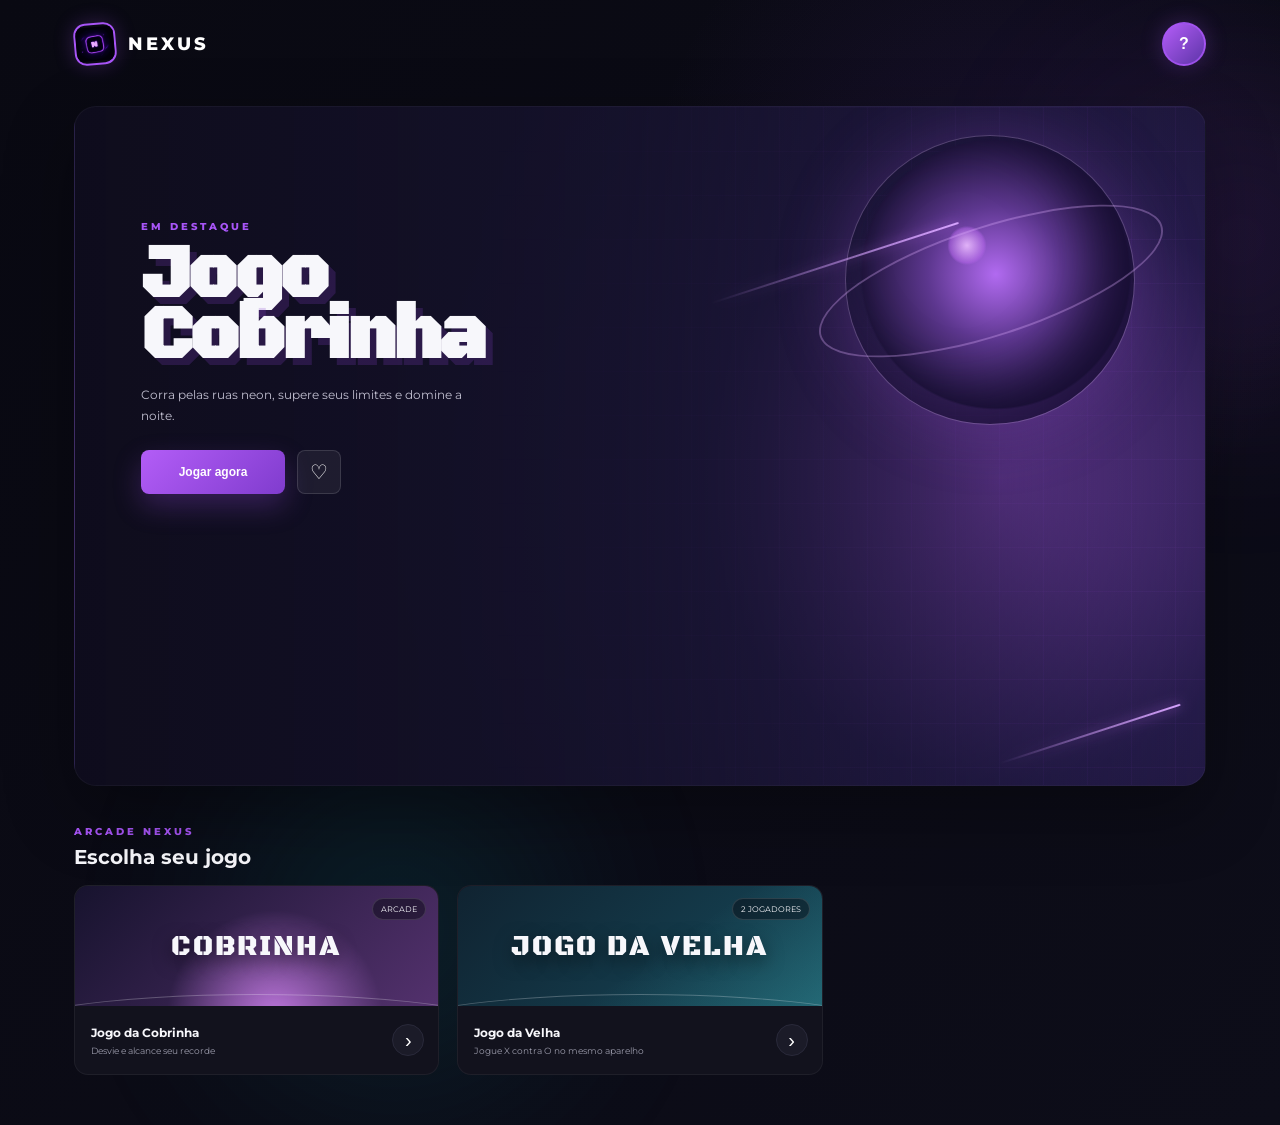
<file: index.html>
<!DOCTYPE html>
<html lang="pt-BR">
<head>
    <meta charset="UTF-8">
    <meta name="viewport" content="width=device-width, initial-scale=1.0">
    <title>Nexus Gaming</title>
    <link rel="stylesheet" href="estilo.css">
    <script src="script.js" defer></script>
    <script src="perfil.js" defer></script>
    <link rel="icon" href="animacao.gif" type="image/gif">
</head>
<body>
    <div class="glow glow-one"></div>
    <div class="glow glow-two"></div>

    <header class="navbar">
        <a class="brand" href="index.html" aria-label="Nexus Gaming">
            <img class="brand-mark" src="animacao.gif" alt="Icone animado da NEXUS">
            <span>NEXUS</span>
        </a>
        <div class="profile-menu" id="profile-menu">
            <button class="profile-button" id="profile-button" type="button" aria-expanded="false" aria-label="Abrir perfil">
                <span id="profile-initial">?</span>
            </button>
            <div class="profile-dropdown" id="profile-dropdown" hidden>
                <strong id="profile-name">Visitante</strong>
                <span id="profile-nickname">Entre para jogar</span>
                <button type="button" id="profile-action">Entrar</button>
            </div>
        </div>
    </header>

    <main>
        <section class="hero" id="inicio">
            <div class="hero-content">
                <span class="eyebrow">EM DESTAQUE</span>
                <h1>Jogo<br>Cobrinha</h1>
                <p>Corra pelas ruas neon, supere seus limites e domine a noite.</p>
                <div class="hero-actions">
                    <button class="primary-button" type="button" data-play="Cyber Rush" data-game="cobrinha.html">Jogar agora</button>
                    <button class="secondary-button favorite-button" type="button" aria-label="Adicionar Cyber Rush aos favoritos" aria-pressed="false">♡</button>
                </div>
            </div>
            <div class="hero-art" aria-hidden="true">
                <div class="speed-line line-one"></div>
                <div class="speed-line line-two"></div>
                <div class="cyber-sphere">
                    <div class="sphere-ring"></div>
                </div>
            </div>
        </section>

        <section class="games-section" aria-labelledby="games-title">
            <div class="section-heading">
                <div>
                    <span class="eyebrow">ARCADE NEXUS</span>
                    <h2 id="games-title">Escolha seu jogo</h2>
                </div>
            </div>
            <div class="game-grid">
                <article class="game-card card-purple">
                    <div class="card-art">
                        <span class="game-tag">Arcade</span>
                        <span class="game-logo">COBRINHA</span>
                    </div>
                    <div class="card-info">
                        <div>
                            <h3>Jogo da Cobrinha</h3>
                            <p>Desvie e alcance seu recorde</p>
                        </div>
                        <button type="button" data-play="Cobrinha" data-game="cobrinha.html" aria-label="Jogar Cobrinha">›</button>
                    </div>
                </article>
                <article class="game-card card-cyan">
                    <div class="card-art">
                        <span class="game-tag">2 jogadores</span>
                        <span class="game-logo">JOGO DA VELHA</span>
                    </div>
                    <div class="card-info">
                        <div>
                            <h3>Jogo da Velha</h3>
                            <p>Jogue X contra O no mesmo aparelho</p>
                        </div>
                        <button type="button" data-play="Jogo da Velha" data-game="velha.html" aria-label="Jogar Jogo da Velha">›</button>
                    </div>
                </article>
            </div>
        </section>
    </main>

</body>
</html>
</file>
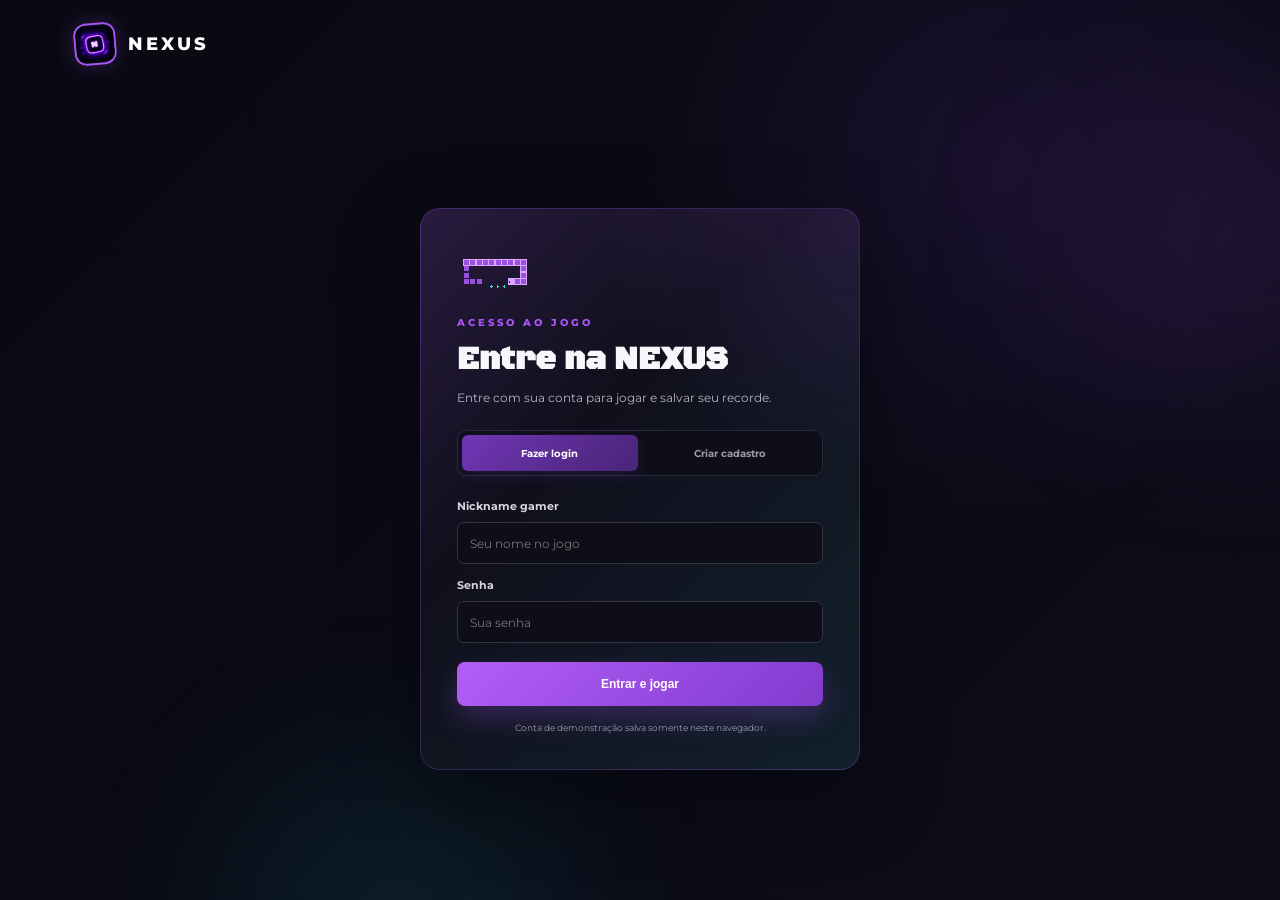
<file: cadastro.html>
<!DOCTYPE html>
<html lang="pt-BR">
<head>
    <meta charset="UTF-8">
    <meta name="viewport" content="width=device-width, initial-scale=1.0">
    <title>Cadastro | NEXUS</title>
    <link rel="stylesheet" href="estilo.css">
    <script src="cadastro.js" defer></script>
    <link rel="icon" href="animacao.gif" type="image/gif">
</head>
<body class="registration-page">
    <div class="glow glow-one"></div>
    <div class="glow glow-two"></div>

    <header class="navbar">
        <a class="brand" href="index.html" aria-label="Voltar ao inicio dos jogos">
            <img class="brand-mark" src="animacao.gif" alt="Icone animado da NEXUS">
            <span>NEXUS</span>
        </a>
        
    </header>

    <main class="registration-main">
        <section class="registration-card">
            <img class="registration-snake" src="snake-animation.gif" alt="Cobrinha neon animada">
            <span class="eyebrow">ACESSO AO JOGO</span>
            <h1 id="auth-title">Entre na NEXUS</h1>
            <p class="registration-intro" id="auth-description">Entre com sua conta para jogar e salvar seu recorde.</p>

            <div class="auth-tabs" role="tablist" aria-label="Acesso à conta">
                <button class="auth-tab active" id="login-tab" type="button" role="tab" aria-selected="true" aria-controls="login-panel">Fazer login</button>
                <button class="auth-tab" id="register-tab" type="button" role="tab" aria-selected="false" aria-controls="register-panel">Criar cadastro</button>
            </div>

            <section class="auth-panel" id="login-panel" role="tabpanel" aria-labelledby="login-tab">
                <form class="registration-form" id="login-form">
                    <label for="login-nickname">Nickname gamer</label>
                    <input id="login-nickname" name="nickname" type="text" maxlength="20" autocomplete="username" placeholder="Seu nome no jogo" required>
                    <label for="login-password">Senha</label>
                    <input id="login-password" name="password" type="password" autocomplete="current-password" placeholder="Sua senha" required>
                    <button class="primary-button dialog-confirm" type="submit">Entrar e jogar</button>
                </form>
            </section>

            <section class="auth-panel" id="register-panel" role="tabpanel" aria-labelledby="register-tab" hidden>
                <form class="registration-form" id="register-form">
                    <label for="player-name">Seu nome</label>
                    <input id="player-name" name="name" type="text" maxlength="40" autocomplete="name" placeholder="Como podemos te chamar?" required>
                    <label for="player-nickname">Nickname gamer</label>
                    <input id="player-nickname" name="nickname" type="text" maxlength="20" autocomplete="username" placeholder="Crie seu nome no jogo" required>
                    <label for="register-password">Crie uma senha</label>
                    <input id="register-password" name="password" type="password" minlength="6" autocomplete="new-password" placeholder="Pelo menos 6 caracteres" required>
                    <button class="primary-button dialog-confirm" type="submit">Criar conta e jogar</button>
                </form>
            </section>

            <p class="registration-error" id="auth-error" role="alert" hidden></p>
            <p class="registration-note">Conta de demonstração salva somente neste navegador.</p>
        </section>
    </main>
</body>
</html>
</file>
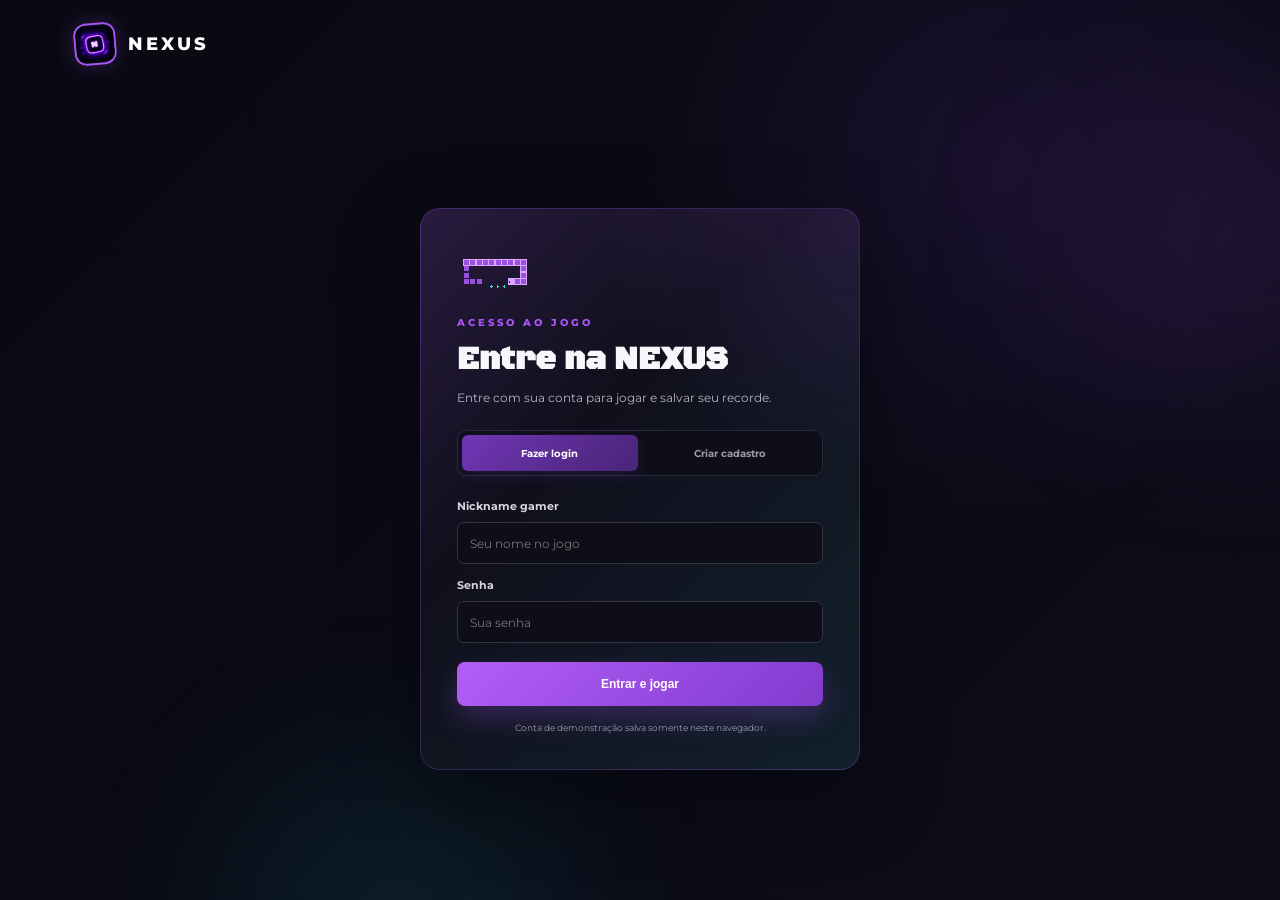
<file: cobrinha.html>
<!DOCTYPE html>
<html lang="pt-BR">
<head>
    <meta charset="UTF-8">
    <meta name="viewport" content="width=device-width, initial-scale=1.0">
    <title>Cyber Rush: Cobrinha | Nexus Gaming</title>
    <link rel="stylesheet" href="estilo.css">
    <script src="cobrinha.js" defer></script>
    <script src="perfil.js" defer></script>
    <link rel="icon" href="animacao.gif" type="image/gif">
</head>
<body class="snake-page">
    <div class="glow glow-one"></div>
    <div class="glow glow-two"></div>

    <header class="navbar snake-navbar">
        <a class="brand" href="index.html" aria-label="Voltar ao Cyber Rush">
            <img class="brand-mark" src="animacao.gif" alt="Icone animado da NEXUS">
            <span>NEXUS</span>
        </a>
        <div class="game-header-actions">
            <a class="back-link" href="index.html">← Voltar</a>
            <div class="profile-menu" id="profile-menu">
                <button class="profile-button" id="profile-button" type="button" aria-expanded="false" aria-label="Abrir perfil">
                    <span id="profile-initial">?</span>
                </button>
                <div class="profile-dropdown" id="profile-dropdown" hidden>
                    <strong id="profile-name">Visitante</strong>
                    <span id="profile-nickname">Entre para jogar</span>
                    <button type="button" id="profile-action">Entrar</button>
                </div>
            </div>
        </div>
    </header>

    <main class="snake-main">
        <section class="snake-panel">
            <div class="snake-heading">
                <div>
                    <span class="eyebrow">CYBER RUSH ARCADE</span>
                    <div class="snake-title-row">
                        <h1>Jogo da Cobrinha</h1>
                        <img class="snake-title-gif" src="snake-animation.gif" alt="Cobrinha neon animada">
                    </div>
                    <p class="player-welcome">Carregando jogador...</p>
                </div>
                <div class="snake-scores">
                    <div><span>PONTOS</span><strong id="score">0</strong></div>
                    <div><span>RECORDE</span><strong id="best-score">0</strong></div>
                </div>
            </div>

            <div class="canvas-wrap">
                <canvas id="snake-canvas" width="600" height="400" aria-label="Jogo da cobrinha. Use as setas ou WASD para controlar."></canvas>
                <div class="game-overlay" id="game-overlay">
                    <img class="overlay-icon" src="snake-animation.gif" alt="">
                    <h2 id="overlay-title">Pronto para jogar?</h2>
                    <p id="overlay-message">Pegue os cristais neon e nao bata nas paredes nem em voce mesmo.</p>
                    <button class="primary-button" id="start-button" type="button">Iniciar jogo</button>
                </div>
            </div>

            <div class="game-controls">
                <p>Controles: <kbd>↑</kbd> <kbd>↓</kbd> <kbd>←</kbd> <kbd>→</kbd> ou <kbd>W</kbd> <kbd>A</kbd> <kbd>S</kbd> <kbd>D</kbd></p>
                <button class="secondary-button pause-button" id="pause-button" type="button" disabled>Pausar</button>
                <button class="secondary-button restart-button" id="restart-button" type="button">Reiniciar</button>
            </div>

            <div class="touch-controls" aria-label="Controles touch">
                <button type="button" data-direction="up" aria-label="Cima">↑</button>
                <div>
                    <button type="button" data-direction="left" aria-label="Esquerda">←</button>
                    <button type="button" data-direction="down" aria-label="Baixo">↓</button>
                    <button type="button" data-direction="right" aria-label="Direita">→</button>
                </div>
            </div>
        </section>
    </main>
</body>
</html>
</file>
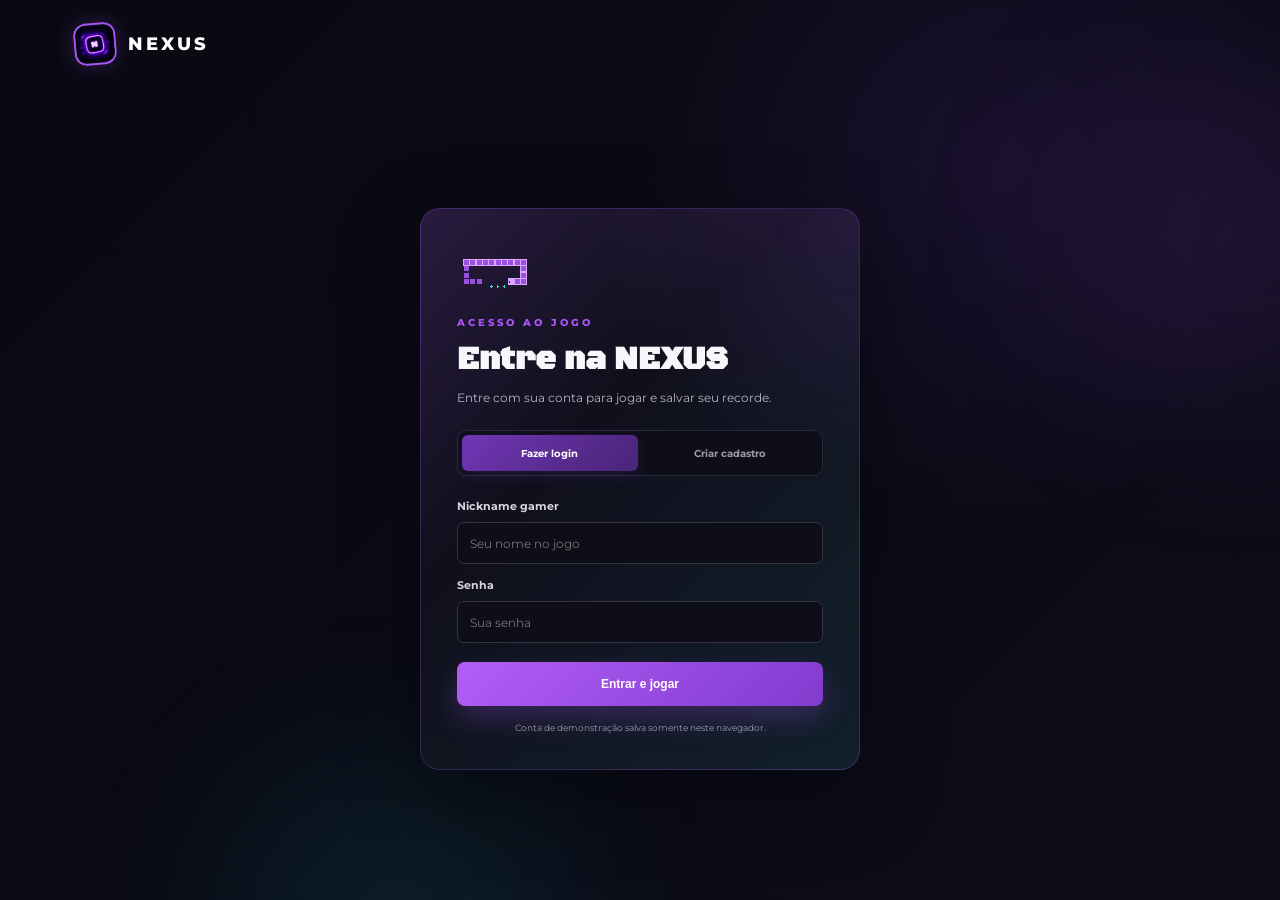
<file: velha.html>
<!DOCTYPE html>
<html lang="pt-BR">
<head>
    <meta charset="UTF-8">
    <meta name="viewport" content="width=device-width, initial-scale=1.0">
    <title>Jogo da Velha | Nexus Gaming</title>
    <link rel="stylesheet" href="estilo.css">
    <script src="velha.js" defer></script>
    <script src="perfil.js" defer></script>
    <link rel="icon" href="animacao.gif" type="image/gif">
</head>
<body class="tic-tac-toe-page">
    <div class="glow glow-one"></div>
    <div class="glow glow-two"></div>

    <header class="navbar snake-navbar">
        <a class="brand" href="index.html" aria-label="Voltar ao Nexus Gaming">
            <img class="brand-mark" src="animacao.gif" alt="Icone animado da NEXUS">
            <span>NEXUS</span>
        </a>
        <div class="game-header-actions">
            <a class="back-link" href="index.html">← Voltar</a>
            <div class="profile-menu" id="profile-menu">
                <button class="profile-button" id="profile-button" type="button" aria-expanded="false" aria-label="Abrir perfil">
                    <span id="profile-initial">?</span>
                </button>
                <div class="profile-dropdown" id="profile-dropdown" hidden>
                    <strong id="profile-name">Visitante</strong>
                    <span id="profile-nickname">Entre para jogar</span>
                    <button type="button" id="profile-action">Entrar</button>
                </div>
            </div>
        </div>
    </header>

    <main class="tic-tac-toe-main">
        <section class="tic-tac-toe-panel">
            <div class="tic-tac-toe-heading">
                <div>
                    <span class="eyebrow">DUELARCADE</span>
                    <h1>Jogo da Velha</h1>
                    <p class="player-welcome">Carregando jogador...</p>
                </div>
                <div class="tic-tac-toe-scores">
                    <div><span>JOGADOR X</span><strong id="score-x">0</strong></div>
                    <div><span>EMPATES</span><strong id="score-draw">0</strong></div>
                    <div><span>JOGADOR O</span><strong id="score-o">0</strong></div>
                </div>
            </div>

            <p class="tic-tac-toe-status" id="game-status" aria-live="polite">Vez do jogador X</p>

            <div class="tic-tac-toe-board" id="game-board" role="grid" aria-label="Tabuleiro do jogo da velha">
                <button type="button" role="gridcell" data-cell="0" aria-label="Casa 1"></button>
                <button type="button" role="gridcell" data-cell="1" aria-label="Casa 2"></button>
                <button type="button" role="gridcell" data-cell="2" aria-label="Casa 3"></button>
                <button type="button" role="gridcell" data-cell="3" aria-label="Casa 4"></button>
                <button type="button" role="gridcell" data-cell="4" aria-label="Casa 5"></button>
                <button type="button" role="gridcell" data-cell="5" aria-label="Casa 6"></button>
                <button type="button" role="gridcell" data-cell="6" aria-label="Casa 7"></button>
                <button type="button" role="gridcell" data-cell="7" aria-label="Casa 8"></button>
                <button type="button" role="gridcell" data-cell="8" aria-label="Casa 9"></button>
            </div>

            <div class="tic-tac-toe-actions">
                <button class="primary-button" id="new-round-button" type="button">Nova rodada</button>
                <button class="secondary-button" id="reset-score-button" type="button" aria-label="Zerar placar">↻</button>
            </div>
        </section>
    </main>
</body>
</html>
</file>
<file: estilo.css>
@import url('https://fonts.googleapis.com/css2?family=Black+Ops+One&family=Montserrat:wght@500;600;700;800&display=swap');

:root {
    --background: #090913;
    --panel: #12121d;
    --purple: #a855f7;
    --cyan: #26d9da;
    --text: #f7f7fb;
    --muted: #9a9aaa;
}

* {
    box-sizing: border-box;
}

html {
    scroll-behavior: smooth;
}

::selection {
    color: #fff;
    background: rgba(168, 85, 247, 0.55);
}

button,
a,
input {
    -webkit-tap-highlight-color: transparent;
}

button,
a {
    transition:
        color 0.18s ease,
        border-color 0.18s ease,
        background 0.18s ease,
        box-shadow 0.18s ease,
        transform 0.18s ease;
}

:focus-visible {
    outline: 3px solid rgba(38, 217, 218, 0.72);
    outline-offset: 3px;
}

body {
    margin: 0;
    min-height: 100vh;
    overflow-x: hidden;
    color: var(--text);
    font-family: "Montserrat", sans-serif;
    background:
        radial-gradient(circle at 78% 18%, rgba(123, 59, 212, 0.12), transparent 22rem),
        linear-gradient(135deg, #090912 0%, #0d0d19 100%);
}

.glow {
    position: fixed;
    z-index: -1;
    width: 280px;
    height: 280px;
    border-radius: 50%;
    filter: blur(110px);
    opacity: 0.15;
}

.glow-one {
    right: -100px;
    top: 100px;
    background: #ae50ff;
}

.glow-two {
    left: 20%;
    bottom: -170px;
    background: #00ced1;
}

.navbar {
    height: 88px;
    display: flex;
    align-items: center;
    justify-content: space-between;
    max-width: 1180px;
    margin: 0 auto;
    padding: 0 24px;
}

.brand {
    display: flex;
    align-items: center;
    gap: 12px;
    color: #fff;
    font-size: 18px;
    font-weight: 800;
    letter-spacing: 3px;
    text-decoration: none;
}

.brand-mark {
    width: 42px;
    height: 42px;
    display: block;
    object-fit: contain;
    border: 2px solid var(--purple);
    border-radius: 12px;
    box-shadow: 0 0 20px rgba(168, 85, 247, 0.25);
    transform: rotate(-5deg);
}

.profile-menu {
    position: relative;
}

.profile-button {
    width: 44px;
    height: 44px;
    display: grid;
    place-items: center;
    border: 2px solid rgba(168, 85, 247, 0.8);
    border-radius: 50%;
    color: #fff;
    background: linear-gradient(135deg, #b35df7, #5d35a8);
    box-shadow: 0 0 22px rgba(168, 85, 247, 0.26);
    font-size: 16px;
    font-weight: 800;
    cursor: pointer;
}

.profile-dropdown {
    position: absolute;
    z-index: 20;
    top: 54px;
    right: 0;
    width: 210px;
    padding: 14px;
    border: 1px solid rgba(255, 255, 255, 0.08);
    border-radius: 12px;
    background: rgba(18, 18, 29, 0.98);
    box-shadow: 0 18px 45px rgba(0, 0, 0, 0.38);
}

.profile-dropdown strong,
.profile-dropdown span {
    display: block;
}

.profile-dropdown strong {
    margin-bottom: 4px;
    font-size: 13px;
}

.profile-dropdown span {
    color: var(--muted);
    font-size: 10px;
}

.profile-dropdown button {
    width: 100%;
    height: 36px;
    margin-top: 12px;
    border: 1px solid rgba(168, 85, 247, 0.28);
    border-radius: 8px;
    color: #fff;
    background: rgba(168, 85, 247, 0.14);
    font-size: 11px;
    font-weight: 800;
    cursor: pointer;
}

.profile-dropdown button:hover {
    border-color: rgba(168, 85, 247, 0.58);
    background: rgba(168, 85, 247, 0.22);
}

.game-header-actions {
    display: flex;
    align-items: center;
    gap: 14px;
}

nav {
    display: flex;
    justify-content: center;
    gap: 38px;
}

nav a {
    position: relative;
    color: var(--muted);
    font-size: 13px;
    font-weight: 700;
    text-decoration: none;
    transition: color 0.2s ease;
}

nav a:hover,
nav a.active {
    color: #fff;
}

nav a.active::after {
    content: "";
    position: absolute;
    width: 18px;
    height: 3px;
    left: 50%;
    bottom: -13px;
    border-radius: 10px;
    background: var(--purple);
    transform: translateX(-50%);
}

.profile {
    display: flex;
    align-items: center;
    justify-content: flex-end;
    gap: 10px;
}

.profile strong,
.profile span {
    display: block;
}

.profile strong {
    font-size: 12px;
}

.profile span {
    margin-top: 3px;
    color: var(--muted);
    font-size: 9px;
}

.icon-button,
.avatar {
    width: 38px;
    height: 38px;
    border-radius: 50%;
}

.icon-button {
    border: 1px solid #29293a;
    color: var(--purple);
    background: #151521;
    cursor: pointer;
}

.avatar {
    display: grid;
    place-items: center;
    margin-left: 4px;
    background: linear-gradient(135deg, #bb67ff, #6335bd);
    font-size: 11px;
    font-weight: 800;
}

main {
    max-width: 1180px;
    margin: 18px auto 0;
    padding: 0 24px 50px;
}

.hero {
    position: relative;
    height: min(680px, calc(100vh - 128px));
    min-height: 440px;
    overflow: hidden;
    border: 1px solid rgba(255, 255, 255, 0.04);
    border-radius: 22px;
    background:
        linear-gradient(90deg, rgba(14, 12, 28, 0.98) 0%, rgba(20, 17, 42, 0.88) 48%, rgba(20, 16, 43, 0.18) 100%),
        radial-gradient(circle at 82% 55%, #7741ac 0, #281d50 30%, #151329 62%);
    box-shadow: 0 26px 70px rgba(0, 0, 0, 0.32);
}

.hero::before {
    content: "";
    position: absolute;
    inset: 0;
    background-image:
        linear-gradient(rgba(168, 85, 247, 0.055) 1px, transparent 1px),
        linear-gradient(90deg, rgba(168, 85, 247, 0.055) 1px, transparent 1px);
    background-size: 44px 44px;
    mask-image: linear-gradient(90deg, transparent 35%, black);
}

.hero-content {
    position: relative;
    z-index: 3;
    width: 48%;
    padding: clamp(55px, 12vh, 130px) 0 0 66px;
}

.eyebrow {
    color: var(--purple);
    font-size: 10px;
    font-weight: 800;
    letter-spacing: 3px;
}

.hero h1 {
    margin: 12px 0 10px;
    font-family: "Black Ops One", "Montserrat", sans-serif;
    font-size: clamp(50px, 6vw, 74px);
    line-height: 0.82;
    letter-spacing: -3px;
    text-shadow: 7px 7px 0 rgba(133, 66, 201, 0.22);
}

.hero p {
    max-width: 350px;
    margin: 18px 0 24px;
    color: #c1bfd0;
    font-size: 12px;
    line-height: 1.7;
}

.hero-actions {
    display: flex;
    gap: 12px;
}

.primary-button,
.secondary-button,
.card-info button {
    border: none;
    cursor: pointer;
}

.primary-button {
    height: 44px;
    min-width: 144px;
    border-radius: 8px;
    color: #fff;
    background: linear-gradient(135deg, #b35df7, #803cce);
    font-size: 12px;
    font-weight: 800;
    box-shadow: 0 12px 28px rgba(168, 85, 247, 0.25);
}

.secondary-button {
    width: 44px;
    height: 44px;
    border: 1px solid rgba(255, 255, 255, 0.13);
    border-radius: 8px;
    color: #fff;
    background: rgba(255, 255, 255, 0.06);
    font-size: 20px;
}

.hero-art {
    position: absolute;
    inset: 0 0 0 45%;
}

.cyber-sphere {
    position: absolute;
    width: 290px;
    height: 290px;
    right: 70px;
    top: 28px;
    border: 1px solid rgba(227, 183, 255, 0.28);
    border-radius: 50%;
    background:
        radial-gradient(circle at 42% 38%, rgba(235, 189, 255, 0.9), rgba(178, 101, 231, 0.55) 7%, transparent 8%),
        radial-gradient(circle at 52% 48%, #b16af0 0, #5d378f 32%, #20153d 63%, transparent 64%);
    box-shadow:
        inset -28px -20px 60px rgba(22, 13, 50, 0.8),
        0 0 70px rgba(173, 88, 240, 0.26);
}

.sphere-ring {
    position: absolute;
    width: 360px;
    height: 110px;
    left: -35px;
    top: 90px;
    border: 2px solid rgba(225, 174, 255, 0.32);
    border-radius: 50%;
    transform: rotate(-18deg);
}

.speed-line {
    position: absolute;
    z-index: 2;
    height: 2px;
    border-radius: 10px;
    background: linear-gradient(90deg, transparent, #d7a4ff);
    filter: drop-shadow(0 0 6px #b869e9);
    transform: rotate(-18deg);
}

.line-one {
    width: 260px;
    right: 240px;
    top: 155px;
}

.line-two {
    width: 190px;
    right: 20px;
    bottom: 50px;
}

.games-section {
    padding-top: 34px;
}

.section-heading {
    display: flex;
    align-items: end;
    justify-content: space-between;
    margin-bottom: 16px;
}

.section-heading h2 {
    margin: 6px 0 0;
    font-size: 20px;
}

.text-button {
    border: none;
    color: #aaa8b7;
    background: transparent;
    font-size: 11px;
    cursor: pointer;
}

.text-button span {
    margin-left: 6px;
    color: var(--purple);
}

.game-grid {
    display: grid;
    grid-template-columns: repeat(3, 1fr);
    gap: 18px;
}

.game-grid .game-card:first-child,
.game-grid .game-card:nth-child(2) {
    min-height: 188px;
}

.game-card {
    overflow: hidden;
    border: 1px solid rgba(255, 255, 255, 0.055);
    border-radius: 14px;
    background: var(--panel);
    transition: transform 0.2s ease, border-color 0.2s ease;
}

.game-card:hover {
    transform: translateY(-5px);
    border-color: rgba(168, 85, 247, 0.35);
}

.card-art {
    position: relative;
    height: 120px;
    display: grid;
    place-items: center;
    overflow: hidden;
}

.card-art::before,
.card-art::after {
    content: "";
    position: absolute;
}

.card-purple .card-art {
    background:
        radial-gradient(circle at 55% 110%, #be77dd 0, transparent 45%),
        linear-gradient(135deg, #17132e, #53316d);
}

.card-cyan .card-art {
    background:
        linear-gradient(145deg, transparent 55%, rgba(96, 248, 242, 0.18)),
        linear-gradient(135deg, #102331, #16495a);
}

.card-red .card-art {
    background:
        radial-gradient(circle at 50% 120%, #e24e61 0, transparent 48%),
        linear-gradient(135deg, #26151e, #702839);
}

.card-art::before {
    width: 150%;
    height: 70%;
    bottom: -62%;
    border: 1px solid currentColor;
    border-radius: 50%;
    opacity: 0.25;
}

.game-logo {
    position: relative;
    z-index: 2;
    font-family: "Black Ops One", "Montserrat", sans-serif;
    font-size: 28px;
    letter-spacing: 2px;
    text-shadow: 0 6px 18px rgba(0, 0, 0, 0.5);
}

.game-tag {
    position: absolute;
    z-index: 3;
    top: 12px;
    right: 12px;
    padding: 5px 8px;
    border: 1px solid rgba(255, 255, 255, 0.12);
    border-radius: 20px;
    background: rgba(8, 8, 16, 0.45);
    font-size: 8px;
    text-transform: uppercase;
}

.card-info {
    height: 68px;
    display: flex;
    align-items: center;
    justify-content: space-between;
    padding: 0 14px 0 16px;
}

.card-info h3 {
    margin: 0 0 5px;
    font-size: 12px;
}

.card-info p {
    margin: 0;
    color: var(--muted);
    font-size: 9px;
}

.card-info button {
    width: 32px;
    height: 32px;
    border: 1px solid #29293a;
    border-radius: 50%;
    color: #fff;
    background: #1b1b28;
    font-size: 20px;
    line-height: 20px;
}

@media (max-width: 800px) {
    .hero {
        height: min(680px, calc(100vh - 110px));
        min-height: 440px;
    }

    .hero-content {
        width: 70%;
        padding: 45px 0 0 35px;
    }

    .hero-art {
        left: 55%;
        opacity: 0.75;
    }

    .cyber-sphere {
        right: -80px;
    }

    .game-grid {
        grid-template-columns: 1fr;
    }
}

.favorite-button[aria-pressed="true"] {
    border-color: rgba(248, 91, 150, 0.55);
    color: #ff6d9e;
    background: rgba(248, 91, 150, 0.12);
}

.notification-popover {
    position: absolute;
    z-index: 5;
    top: 68px;
    right: max(calc((100vw - 1180px) / 2 + 82px), 24px);
    width: 260px;
    padding: 16px;
    border: 1px solid #29293a;
    border-radius: 12px;
    background: #151521;
    box-shadow: 0 16px 40px rgba(0, 0, 0, 0.45);
}

.notification-popover strong {
    font-size: 12px;
}

.notification-popover p {
    margin: 8px 0 0;
    color: var(--muted);
    font-size: 11px;
    line-height: 1.6;
}

.game-dialog {
    width: min(420px, calc(100% - 32px));
    padding: 34px;
    border: 1px solid rgba(168, 85, 247, 0.35);
    border-radius: 18px;
    color: var(--text);
    background: #151420;
    box-shadow: 0 24px 80px rgba(0, 0, 0, 0.6);
}

.game-dialog::backdrop {
    background: rgba(5, 5, 12, 0.78);
    backdrop-filter: blur(5px);
}

.game-dialog h2 {
    margin: 12px 0 8px;
    font-size: 25px;
}

.game-dialog p {
    margin: 0 0 22px;
    color: #b6b4c3;
    font-size: 13px;
    line-height: 1.7;
}

.dialog-close {
    position: absolute;
    top: 12px;
    right: 14px;
    border: 0;
    color: #aaa8b7;
    background: transparent;
    font-size: 24px;
    cursor: pointer;
}

.game-dialog .dialog-confirm {
    width: 100%;
}

.registration-dialog h2 {
    margin-bottom: 8px;
}

.registration-form {
    display: grid;
    gap: 9px;
}

.registration-form label {
    margin-top: 5px;
    color: #d7d5e0;
    font-size: 11px;
    font-weight: 700;
}

.registration-form input {
    width: 100%;
    height: 42px;
    padding: 0 12px;
    border: 1px solid #343344;
    border-radius: 7px;
    outline: 0;
    color: var(--text);
    background: #0e0e18;
    font: inherit;
    font-size: 12px;
}

.registration-form input:focus {
    border-color: var(--purple);
}

.registration-form .dialog-confirm {
    margin-top: 10px;
}

.registration-error {
    margin: 4px 0 0;
    color: #ff829b;
    font-size: 11px;
    line-height: 1.5;
}

.registration-main {
    min-height: calc(100vh - 106px);
    display: grid;
    place-items: center;
    padding: 28px 20px 56px;
}

.registration-card {
    position: relative;
    isolation: isolate;
    width: min(440px, 100%);
    padding: 36px;
    border: 1px solid rgba(168, 85, 247, 0.24);
    border-radius: 20px;
    background:
        radial-gradient(circle at 100% 0, rgba(168, 85, 247, 0.14), transparent 16rem),
        rgba(18, 18, 29, 0.94);
    box-shadow: 0 25px 80px rgba(0, 0, 0, 0.38);
}

.registration-card::before {
    content: "";
    position: absolute;
    z-index: -1;
    inset: -1px;
    border-radius: inherit;
    background: linear-gradient(135deg, rgba(168, 85, 247, 0.16), transparent 38%, rgba(38, 217, 218, 0.08));
    pointer-events: none;
}

.registration-snake {
    width: 76px;
    height: 54px;
    display: block;
    margin-bottom: 12px;
    object-fit: contain;
    image-rendering: pixelated;
}

.registration-card h1 {
    margin: 10px 0 8px;
    font-family: "Black Ops One", "Montserrat", sans-serif;
    font-size: clamp(24px, 6vw, 32px);
}

.registration-intro {
    margin: 0 0 22px;
    color: #b6b4c3;
    font-size: 12px;
    line-height: 1.7;
}

.registration-note {
    margin: 16px 0 0;
    color: var(--muted);
    font-size: 9px;
    text-align: center;
}

.auth-tabs {
    display: grid;
    grid-template-columns: 1fr 1fr;
    gap: 5px;
    margin: 0 0 18px;
    padding: 4px;
    border: 1px solid #29293a;
    border-radius: 9px;
    background: #0e0e18;
}

.auth-tab {
    min-height: 36px;
    border: 0;
    border-radius: 6px;
    color: var(--muted);
    background: transparent;
    font-family: inherit;
    font-size: 10px;
    font-weight: 700;
    cursor: pointer;
}

.auth-tab.active {
    color: #fff;
    background: linear-gradient(135deg, #7136b5, #492477);
    box-shadow: 0 4px 14px rgba(112, 54, 181, 0.2);
}

.auth-panel[hidden],
#auth-error[hidden] {
    display: none;
}

#auth-error {
    margin-top: 12px;
}

@media (max-width: 480px) {
    .navbar {
        padding: 0 16px;
    }

    .profile {
        gap: 7px;
    }

    .profile > div:last-child {
        display: none;
    }

    main {
        padding-right: 16px;
        padding-left: 16px;
    }

    .hero {
        height: min(650px, calc(100vh - 110px));
        min-height: 440px;
    }

    .hero-content {
        width: 85%;
        padding-left: 24px;
    }

    .hero-art {
        left: 48%;
        opacity: 0.45;
    }

    .cyber-sphere {
        width: 220px;
        height: 220px;
        right: -100px;
        top: 70px;
    }

    .sphere-ring {
        width: 270px;
        height: 85px;
        top: 68px;
    }
}

[hidden] {
    display: none !important;
}

.subpage-main {
    max-width: 1180px;
    margin: 18px auto 0;
    padding: 0 24px 60px;
}

.shop-hero {
    min-height: 270px;
    position: relative;
    display: flex;
    align-items: center;
    overflow: hidden;
    padding: 38px 54px;
    border: 1px solid rgba(255, 255, 255, 0.06);
    border-radius: 22px;
    background:
        linear-gradient(90deg, rgba(15, 13, 30, 0.98) 0%, rgba(15, 13, 30, 0.86) 53%, rgba(15, 13, 30, 0.2) 100%),
        radial-gradient(circle at 82% 55%, #783caa, #24183f 54%, #151329);
}

.shop-hero h1 {
    margin: 12px 0;
    font-family: "Black Ops One", "Montserrat", sans-serif;
    font-size: clamp(32px, 5vw, 52px);
    line-height: 1.05;
}

.shop-hero p,
.community-banner > p {
    max-width: 440px;
    color: #c1bfd0;
    font-size: 13px;
    line-height: 1.7;
}

.shop-cta {
    display: inline-flex;
    align-items: center;
    justify-content: center;
    margin-top: 12px;
    text-decoration: none;
}

.shop-hero-art {
    position: absolute;
    width: 270px;
    height: 270px;
    right: 12%;
    top: 50%;
    display: grid;
    place-items: center;
    border: 1px solid rgba(228, 185, 255, 0.3);
    border-radius: 50%;
    background: radial-gradient(circle at 40% 35%, #c780f0, #713c9a 35%, #221637 68%);
    box-shadow: inset -25px -20px 50px #100d20, 0 0 65px rgba(168, 85, 247, 0.3);
    transform: translateY(-50%) rotate(-12deg);
}

.shop-hero-art::before,
.shop-hero-art::after {
    content: "";
    position: absolute;
    width: 340px;
    height: 85px;
    border: 2px solid rgba(228, 185, 255, 0.34);
    border-radius: 50%;
    transform: rotate(25deg);
}

.shop-hero-art::after {
    width: 400px;
    height: 115px;
    opacity: 0.5;
    transform: rotate(-20deg);
}

.shop-hero-art span {
    z-index: 1;
    font-family: "Black Ops One", sans-serif;
    font-size: 33px;
    line-height: 0.95;
    text-align: center;
    text-shadow: 0 4px 20px #21102e;
    transform: rotate(12deg);
}

.shop-section {
    padding-top: 36px;
}

.shop-heading {
    align-items: center;
}

.shop-search {
    width: min(280px, 45%);
    height: 40px;
    display: flex;
    align-items: center;
    gap: 8px;
    padding: 0 12px;
    border: 1px solid #29293a;
    border-radius: 8px;
    color: var(--muted);
    background: #12121d;
}

.shop-search input {
    width: 100%;
    border: 0;
    outline: 0;
    color: var(--text);
    background: transparent;
    font: inherit;
    font-size: 11px;
}

.shop-search:focus-within {
    border-color: var(--purple);
}

.shop-filters {
    display: flex;
    gap: 9px;
    margin: 0 0 18px;
    overflow-x: auto;
}

.filter-chip {
    padding: 9px 14px;
    border: 1px solid #29293a;
    border-radius: 20px;
    color: #aaa8b7;
    background: #12121d;
    font-family: inherit;
    font-size: 10px;
    cursor: pointer;
    white-space: nowrap;
}

.filter-chip.active,
.filter-chip:hover {
    border-color: var(--purple);
    color: #fff;
    background: rgba(168, 85, 247, 0.13);
}

.shop-grid {
    display: grid;
    grid-template-columns: repeat(3, minmax(0, 1fr));
    gap: 18px;
}

.shop-card {
    overflow: hidden;
    border: 1px solid rgba(255, 255, 255, 0.06);
    border-radius: 14px;
    background: var(--panel);
    transition: transform 0.2s ease, border-color 0.2s ease;
}

.shop-card:hover {
    transform: translateY(-4px);
    border-color: rgba(168, 85, 247, 0.4);
}

.shop-card-art {
    height: 148px;
    position: relative;
    display: grid;
    place-items: center;
    overflow: hidden;
}

.shop-card-art .game-logo {
    font-size: 32px;
}

.shop-card-body {
    padding: 14px;
}

.product-category {
    color: var(--muted);
    font-size: 9px;
}

.shop-card-body h3 {
    margin: 7px 0 15px;
    font-size: 14px;
}

.product-buy {
    display: flex;
    align-items: center;
    justify-content: space-between;
    gap: 8px;
}

.product-buy strong {
    font-size: 12px;
}

.add-cart-button {
    padding: 9px 12px;
    border: 1px solid rgba(168, 85, 247, 0.45);
    border-radius: 7px;
    color: #e5c7ff;
    background: rgba(168, 85, 247, 0.12);
    font-family: inherit;
    font-size: 10px;
    font-weight: 700;
    cursor: pointer;
}

.add-cart-button:hover {
    color: #fff;
    background: #803cce;
}

.empty-search {
    padding: 24px;
    border: 1px dashed #343344;
    border-radius: 12px;
    color: var(--muted);
    font-size: 12px;
    text-align: center;
}

.cart-button {
    display: flex;
    align-items: center;
    gap: 7px;
    padding: 8px 10px;
    border: 1px solid #29293a;
    border-radius: 20px;
    color: #d7d5e0;
    font-size: 10px;
    font-weight: 700;
    text-decoration: none;
}

.cart-count {
    min-width: 18px;
    height: 18px;
    display: grid;
    place-items: center;
    border-radius: 50%;
    color: white;
    background: #803cce;
    font-size: 9px;
}

.cart-dialog .cart-message {
    overflow-wrap: anywhere;
}

.community-banner {
    padding: 34px 40px;
    border: 1px solid rgba(255, 255, 255, 0.06);
    border-radius: 20px;
    background:
        radial-gradient(circle at 88% 18%, rgba(168, 85, 247, 0.25), transparent 19rem),
        linear-gradient(120deg, #171327, #11111d 70%);
}

.community-banner h1 {
    margin: 10px 0 0;
    font-family: "Black Ops One", "Montserrat", sans-serif;
    font-size: clamp(30px, 5vw, 48px);
}

.community-stats {
    display: flex;
    gap: 38px;
    margin-top: 24px;
}

.community-stats strong,
.community-stats span {
    display: block;
}

.community-stats strong {
    font-size: 17px;
}

.community-stats span {
    margin-top: 5px;
    color: var(--muted);
    font-size: 9px;
}

.community-layout {
    display: grid;
    grid-template-columns: minmax(0, 1.7fr) minmax(250px, 0.8fr);
    align-items: start;
    gap: 20px;
    padding-top: 26px;
}

.feed-column,
.community-sidebar {
    min-width: 0;
}

.post-composer,
.feed-post,
.sidebar-panel {
    border: 1px solid rgba(255, 255, 255, 0.06);
    border-radius: 13px;
    background: #12121d;
}

.post-composer {
    display: grid;
    grid-template-columns: 38px 1fr;
    gap: 12px;
    padding: 16px;
}

.composer-avatar,
.post-avatar,
.group-icon {
    display: grid;
    place-items: center;
    border-radius: 50%;
    color: white;
    background: linear-gradient(135deg, #bb67ff, #6335bd);
    font-size: 11px;
    font-weight: 800;
}

.composer-avatar,
.post-avatar {
    width: 38px;
    height: 38px;
}

.post-composer textarea {
    width: 100%;
    min-height: 62px;
    resize: vertical;
    border: 0;
    outline: 0;
    color: var(--text);
    background: transparent;
    font: inherit;
    font-size: 12px;
}

.post-composer textarea::placeholder,
.comment-form input::placeholder {
    color: #777687;
}

.composer-footer {
    grid-column: 2;
    display: flex;
    align-items: center;
    justify-content: space-between;
}

.character-count {
    color: var(--muted);
    font-size: 9px;
}

.composer-footer .primary-button {
    min-width: 100px;
    height: 36px;
    font-size: 10px;
}

.feed-toolbar {
    display: flex;
    align-items: center;
    justify-content: space-between;
    gap: 12px;
    margin: 24px 0 12px;
}

.feed-toolbar h2,
.sidebar-title h2 {
    margin: 0;
    font-size: 15px;
}

.feed-tabs {
    display: flex;
    gap: 5px;
}

.feed-tab {
    padding: 7px 10px;
    border: 0;
    border-radius: 6px;
    color: var(--muted);
    background: transparent;
    font-family: inherit;
    font-size: 10px;
    cursor: pointer;
}

.feed-tab.active {
    color: #fff;
    background: #252334;
}

.feed-list {
    display: grid;
    gap: 14px;
}

.feed-post {
    padding: 16px;
}

.post-heading {
    display: flex;
    align-items: center;
    gap: 10px;
}

.post-heading > div:nth-child(2) {
    flex: 1;
}

.post-heading strong,
.post-heading span,
.group-item strong,
.group-item span {
    display: block;
}

.post-heading strong,
.group-item strong {
    font-size: 11px;
}

.post-heading span,
.group-item span {
    margin-top: 4px;
    color: var(--muted);
    font-size: 9px;
}

.avatar-violet {
    background: linear-gradient(135deg, #ec70bc, #7438b8);
}

.avatar-cyan {
    background: linear-gradient(135deg, #53e3d4, #176b9b);
}

.follow-button {
    padding: 7px 10px;
    border: 1px solid rgba(168, 85, 247, 0.45);
    border-radius: 16px;
    color: #d7b4ff;
    background: transparent;
    font-family: inherit;
    font-size: 9px;
    cursor: pointer;
}

.follow-button.following {
    border-color: #343344;
    color: #aaa8b7;
}

.feed-post > p {
    margin: 14px 0;
    color: #d0ceda;
    font-size: 11px;
    line-height: 1.7;
}

.post-game-art {
    height: 150px;
    display: grid;
    place-items: center;
    overflow: hidden;
    border-radius: 9px;
    background:
        radial-gradient(circle at 55% 110%, #be77dd 0, transparent 45%),
        linear-gradient(135deg, #17132e, #53316d);
}

.post-game-art .game-logo {
    font-size: 24px;
}

.post-actions {
    display: flex;
    gap: 18px;
    padding-top: 12px;
}

.post-actions button {
    border: 0;
    color: var(--muted);
    background: transparent;
    font-family: inherit;
    font-size: 10px;
    cursor: pointer;
}

.post-actions .like-button[aria-pressed="true"] {
    color: #ff6d9e;
}

.comment-form {
    display: flex;
    gap: 8px;
    margin-top: 12px;
}

.comment-form input {
    flex: 1;
    min-width: 0;
    padding: 9px 10px;
    border: 1px solid #302f40;
    border-radius: 7px;
    outline: 0;
    color: var(--text);
    background: #0e0e18;
    font: inherit;
    font-size: 10px;
}

.comment-form input:focus {
    border-color: var(--purple);
}

.comment-form button {
    padding: 0 12px;
    border: 0;
    border-radius: 7px;
    color: white;
    background: #7136b5;
    font-family: inherit;
    font-size: 10px;
    cursor: pointer;
}

.comment-item {
    margin: 10px 0 0;
    padding: 9px 10px;
    border-radius: 7px;
    color: #cfccda;
    background: #1a1926;
    font-size: 10px;
}

.comment-item strong {
    color: #e6cfff;
}

.community-sidebar {
    display: grid;
    gap: 14px;
}

.sidebar-panel {
    padding: 16px;
}

.sidebar-title {
    display: flex;
    align-items: center;
    justify-content: space-between;
    margin-bottom: 14px;
}

.sidebar-title > span {
    color: var(--muted);
    letter-spacing: 2px;
}

.group-item {
    display: flex;
    align-items: center;
    gap: 9px;
    padding: 11px 0;
    border-top: 1px solid rgba(255, 255, 255, 0.05);
}

.group-item > div:nth-child(2) {
    flex: 1;
}

.group-icon {
    width: 34px;
    height: 34px;
    border-radius: 9px;
    font-size: 9px;
}

.group-purple {
    background: linear-gradient(135deg, #aa5ae7, #542b87);
}

.group-cyan {
    background: linear-gradient(135deg, #44d3cb, #22628a);
}

.group-red {
    background: linear-gradient(135deg, #e96570, #803342);
}

.join-button {
    width: 27px;
    height: 27px;
    border: 1px solid #393749;
    border-radius: 50%;
    color: #d5b3ff;
    background: #1b1a28;
    font-size: 15px;
    cursor: pointer;
}

.join-button[aria-pressed="true"] {
    border-color: #7541a9;
    color: white;
    background: #7136b5;
    font-size: 12px;
}

.event-panel {
    background:
        radial-gradient(circle at 100% 0, rgba(38, 217, 218, 0.1), transparent 12rem),
        #12121d;
}

.event-panel h2 {
    margin: 10px 0 5px;
    font-size: 16px;
}

.event-panel p {
    margin: 0 0 13px;
    color: var(--muted);
    font-size: 10px;
}

.event-button {
    width: 100%;
    padding: 10px;
    border: 1px solid rgba(38, 217, 218, 0.35);
    border-radius: 7px;
    color: #9af4ee;
    background: rgba(38, 217, 218, 0.08);
    font-family: inherit;
    font-size: 10px;
    font-weight: 700;
    cursor: pointer;
}

.event-button[aria-pressed="true"] {
    color: #10131b;
    background: var(--cyan);
}

.event-attendees {
    display: block;
    margin-top: 9px;
    color: var(--muted);
    font-size: 9px;
    text-align: center;
}

.visually-hidden {
    position: absolute;
    width: 1px;
    height: 1px;
    overflow: hidden;
    clip: rect(0, 0, 0, 0);
    white-space: nowrap;
    clip-path: inset(50%);
}

.snake-navbar {
    justify-content: space-between;
}

.back-link {
    color: #c1bfd0;
    font-size: 11px;
    font-weight: 700;
    text-decoration: none;
}

.back-link:hover {
    color: #fff;
}

.snake-main {
    width: min(820px, 100%);
    margin: 16px auto 0;
    padding: 0 24px 50px;
}

.snake-panel {
    padding: 24px;
    border: 1px solid rgba(255, 255, 255, 0.06);
    border-radius: 18px;
    background: rgba(18, 18, 29, 0.88);
    box-shadow: 0 25px 70px rgba(0, 0, 0, 0.28);
}

.snake-heading {
    display: flex;
    align-items: center;
    justify-content: space-between;
    gap: 16px;
    margin-bottom: 18px;
}

.snake-heading h1 {
    margin: 8px 0 5px;
    font-family: "Black Ops One", "Montserrat", sans-serif;
    font-size: clamp(24px, 5vw, 36px);
}

.snake-title-row {
    display: flex;
    align-items: center;
    gap: 10px;
}

.snake-title-gif {
    width: 52px;
    height: 40px;
    object-fit: contain;
    image-rendering: pixelated;
}

.player-welcome {
    margin: 0;
    color: var(--muted);
    font-size: 11px;
}

.snake-scores {
    display: flex;
    gap: 10px;
}

.snake-scores div {
    min-width: 75px;
    padding: 10px;
    border: 1px solid #29293a;
    border-radius: 9px;
    background: #0e0e18;
    text-align: center;
}

.snake-scores span,
.snake-scores strong {
    display: block;
}

.snake-scores span {
    color: var(--muted);
    font-size: 8px;
    letter-spacing: 1px;
}

.snake-scores strong {
    margin-top: 4px;
    color: #d8aaff;
    font-size: 18px;
}

.canvas-wrap {
    position: relative;
    overflow: hidden;
    border: 1px solid rgba(168, 85, 247, 0.28);
    border-radius: 11px;
    background: #0b0b16;
}

#snake-canvas {
    width: 100%;
    height: auto;
    display: block;
    aspect-ratio: 3 / 2;
}

.game-overlay {
    position: absolute;
    inset: 0;
    display: flex;
    align-items: center;
    justify-content: center;
    flex-direction: column;
    padding: 20px;
    background: rgba(8, 8, 18, 0.78);
    text-align: center;
    backdrop-filter: blur(3px);
}

.game-overlay[hidden] {
    display: none;
}

.overlay-icon {
    width: 72px;
    height: 48px;
    object-fit: contain;
    image-rendering: pixelated;
}

.game-overlay h2 {
    margin: 8px 0;
    font-size: clamp(18px, 4vw, 24px);
}

.game-overlay p {
    max-width: 370px;
    margin: 0 0 18px;
    color: #c1bfd0;
    font-size: 11px;
    line-height: 1.6;
}

.game-controls {
    display: flex;
    align-items: center;
    gap: 9px;
    padding-top: 14px;
}

.game-controls p {
    flex: 1;
    margin: 0;
    color: var(--muted);
    font-size: 10px;
}

.game-controls kbd {
    padding: 3px 5px;
    border: 1px solid #343344;
    border-radius: 4px;
    color: #d8aaff;
    background: #1a1926;
    font: inherit;
}

.game-controls .secondary-button {
    width: auto;
    height: 34px;
    padding: 0 11px;
    font-size: 10px;
}

.game-controls button:disabled {
    opacity: 0.45;
    cursor: not-allowed;
}

.touch-controls {
    display: none;
    align-items: center;
    flex-direction: column;
    gap: 6px;
    margin-top: 18px;
}

.touch-controls > div {
    display: flex;
    gap: 6px;
}

.touch-controls button {
    width: 48px;
    height: 42px;
    border: 1px solid #393749;
    border-radius: 8px;
    color: #e6cfff;
    background: #1a1926;
    font-size: 18px;
    touch-action: manipulation;
}

.tic-tac-toe-main {
    width: min(760px, 100%);
    margin: 16px auto 0;
    padding: 0 24px 50px;
}

.tic-tac-toe-panel {
    padding: 24px;
    border: 1px solid rgba(255, 255, 255, 0.06);
    border-radius: 18px;
    background: rgba(18, 18, 29, 0.88);
    box-shadow: 0 25px 70px rgba(0, 0, 0, 0.28);
}

.tic-tac-toe-heading {
    display: flex;
    align-items: center;
    justify-content: space-between;
    gap: 16px;
    margin-bottom: 16px;
}

.tic-tac-toe-heading h1 {
    margin: 8px 0 5px;
    font-family: "Black Ops One", "Montserrat", sans-serif;
    font-size: clamp(24px, 5vw, 36px);
}

.tic-tac-toe-scores {
    display: flex;
    gap: 8px;
}

.tic-tac-toe-scores div {
    min-width: 82px;
    padding: 9px;
    border: 1px solid #29293a;
    border-radius: 9px;
    background: #0e0e18;
    text-align: center;
}

.tic-tac-toe-scores span,
.tic-tac-toe-scores strong {
    display: block;
}

.tic-tac-toe-scores span {
    color: var(--muted);
    font-size: 8px;
}

.tic-tac-toe-scores strong {
    margin-top: 4px;
    color: #e6cfff;
    font-size: 18px;
}

.tic-tac-toe-status {
    margin: 0 0 14px;
    color: #d8aaff;
    font-size: 13px;
    font-weight: 800;
    text-align: center;
}

.tic-tac-toe-board {
    width: min(420px, 100%);
    aspect-ratio: 1;
    display: grid;
    grid-template-columns: repeat(3, 1fr);
    gap: 8px;
    margin: 0 auto;
}

.tic-tac-toe-board button {
    display: grid;
    place-items: center;
    border: 1px solid rgba(168, 85, 247, 0.22);
    border-radius: 12px;
    color: #fff;
    background:
        linear-gradient(145deg, rgba(168, 85, 247, 0.09), transparent),
        #11111d;
    font-family: "Black Ops One", "Montserrat", sans-serif;
    font-size: clamp(42px, 12vw, 76px);
    cursor: pointer;
    transition: transform 0.15s ease, border-color 0.15s ease, background 0.15s ease;
}

.tic-tac-toe-board button:hover {
    border-color: rgba(168, 85, 247, 0.55);
    background:
        linear-gradient(145deg, rgba(168, 85, 247, 0.16), transparent),
        #151522;
}

.tic-tac-toe-board button.cell-x {
    color: #dba9ff;
    text-shadow: 0 0 18px rgba(168, 85, 247, 0.8);
}

.tic-tac-toe-board button.cell-o {
    color: #62efea;
    text-shadow: 0 0 18px rgba(38, 217, 218, 0.72);
}

.tic-tac-toe-board button.winning-cell {
    border-color: #62efea;
    background: rgba(38, 217, 218, 0.12);
}

.tic-tac-toe-actions {
    display: flex;
    justify-content: center;
    gap: 10px;
    margin-top: 18px;
}

.tic-tac-toe-actions .secondary-button {
    width: 44px;
    font-size: 18px;
}

.primary-button:hover,
.profile-button:hover,
.tic-tac-toe-board button:hover {
    transform: translateY(-2px);
}

.primary-button:active,
.secondary-button:active,
.profile-button:active,
.tic-tac-toe-board button:active {
    transform: translateY(0) scale(0.98);
}

.snake-panel,
.tic-tac-toe-panel,
.registration-card {
    backdrop-filter: blur(14px);
}

@keyframes nexusPulse {
    0%, 100% { box-shadow: 0 0 22px rgba(168, 85, 247, 0.22); }
    50% { box-shadow: 0 0 34px rgba(168, 85, 247, 0.38); }
}

.brand-mark {
    animation: nexusPulse 3.6s ease-in-out infinite;
}

@media (max-width: 800px) {
    .tic-tac-toe-heading {
        align-items: flex-start;
        flex-direction: column;
    }

    .tic-tac-toe-scores {
        width: 100%;
    }

    .tic-tac-toe-scores div {
        flex: 1;
        min-width: 0;
    }

    .shop-grid {
        grid-template-columns: repeat(2, minmax(0, 1fr));
    }

    .community-layout {
        grid-template-columns: 1fr;
    }

    .community-sidebar {
        grid-template-columns: repeat(2, minmax(0, 1fr));
    }

    .shop-hero-art {
        right: -40px;
        opacity: 0.65;
    }
}

@media (max-width: 560px) {
    .navbar {
        height: 78px;
    }

    .brand {
        gap: 8px;
        font-size: 15px;
        letter-spacing: 2px;
    }

    .brand-mark {
        width: 38px;
        height: 38px;
    }

    .game-header-actions {
        gap: 8px;
    }

    .back-link {
        max-width: 62px;
        line-height: 1.3;
        text-align: right;
    }

    .profile-button {
        width: 40px;
        height: 40px;
        font-size: 14px;
    }

    .profile-dropdown {
        width: min(210px, calc(100vw - 32px));
    }

    .tic-tac-toe-main {
        padding-right: 16px;
        padding-left: 16px;
    }

    .tic-tac-toe-panel {
        padding: 16px 12px;
    }

    .tic-tac-toe-scores span {
        font-size: 7px;
    }

    .tic-tac-toe-board {
        gap: 6px;
    }

    .snake-main {
        padding-right: 16px;
        padding-left: 16px;
    }

    .registration-main {
        padding: 20px 16px 40px;
    }

    .registration-card {
        padding: 26px 22px;
    }

    .snake-panel {
        padding: 16px 12px;
    }

    .snake-heading {
        align-items: flex-start;
        flex-direction: column;
    }

    .snake-title-row {
        gap: 6px;
    }

    .snake-title-gif {
        width: 40px;
        height: 34px;
    }

    .snake-scores {
        width: 100%;
    }

    .snake-scores div {
        flex: 1;
    }

    .game-controls {
        flex-wrap: wrap;
    }

    .game-controls p {
        flex-basis: 100%;
        line-height: 2;
    }

    .touch-controls {
        display: flex;
    }

    .subpage-main {
        padding-right: 16px;
        padding-left: 16px;
    }

    .shop-hero {
        min-height: 320px;
        padding: 30px 24px;
    }

    .shop-hero > div:first-child {
        position: relative;
        z-index: 1;
    }

    .shop-hero-art {
        width: 190px;
        height: 190px;
        right: -78px;
        opacity: 0.4;
    }

    .shop-hero-art span {
        font-size: 24px;
    }

    .shop-heading {
        align-items: stretch;
        flex-direction: column;
        gap: 14px;
    }

    .shop-search {
        width: 100%;
    }

    .shop-grid {
        grid-template-columns: 1fr;
    }

    .cart-button {
        padding: 7px;
        font-size: 9px;
    }

    .community-banner {
        padding: 28px 22px;
    }

    .community-stats {
        gap: 18px;
        flex-wrap: wrap;
    }

    .community-sidebar {
        grid-template-columns: 1fr;
    }
}

@media (prefers-reduced-motion: reduce) {
    html {
        scroll-behavior: auto;
    }

    *,
    *::before,
    *::after {
        animation-duration: 0.01ms !important;
        animation-iteration-count: 1 !important;
        transition-duration: 0.01ms !important;
    }
}
</file>
